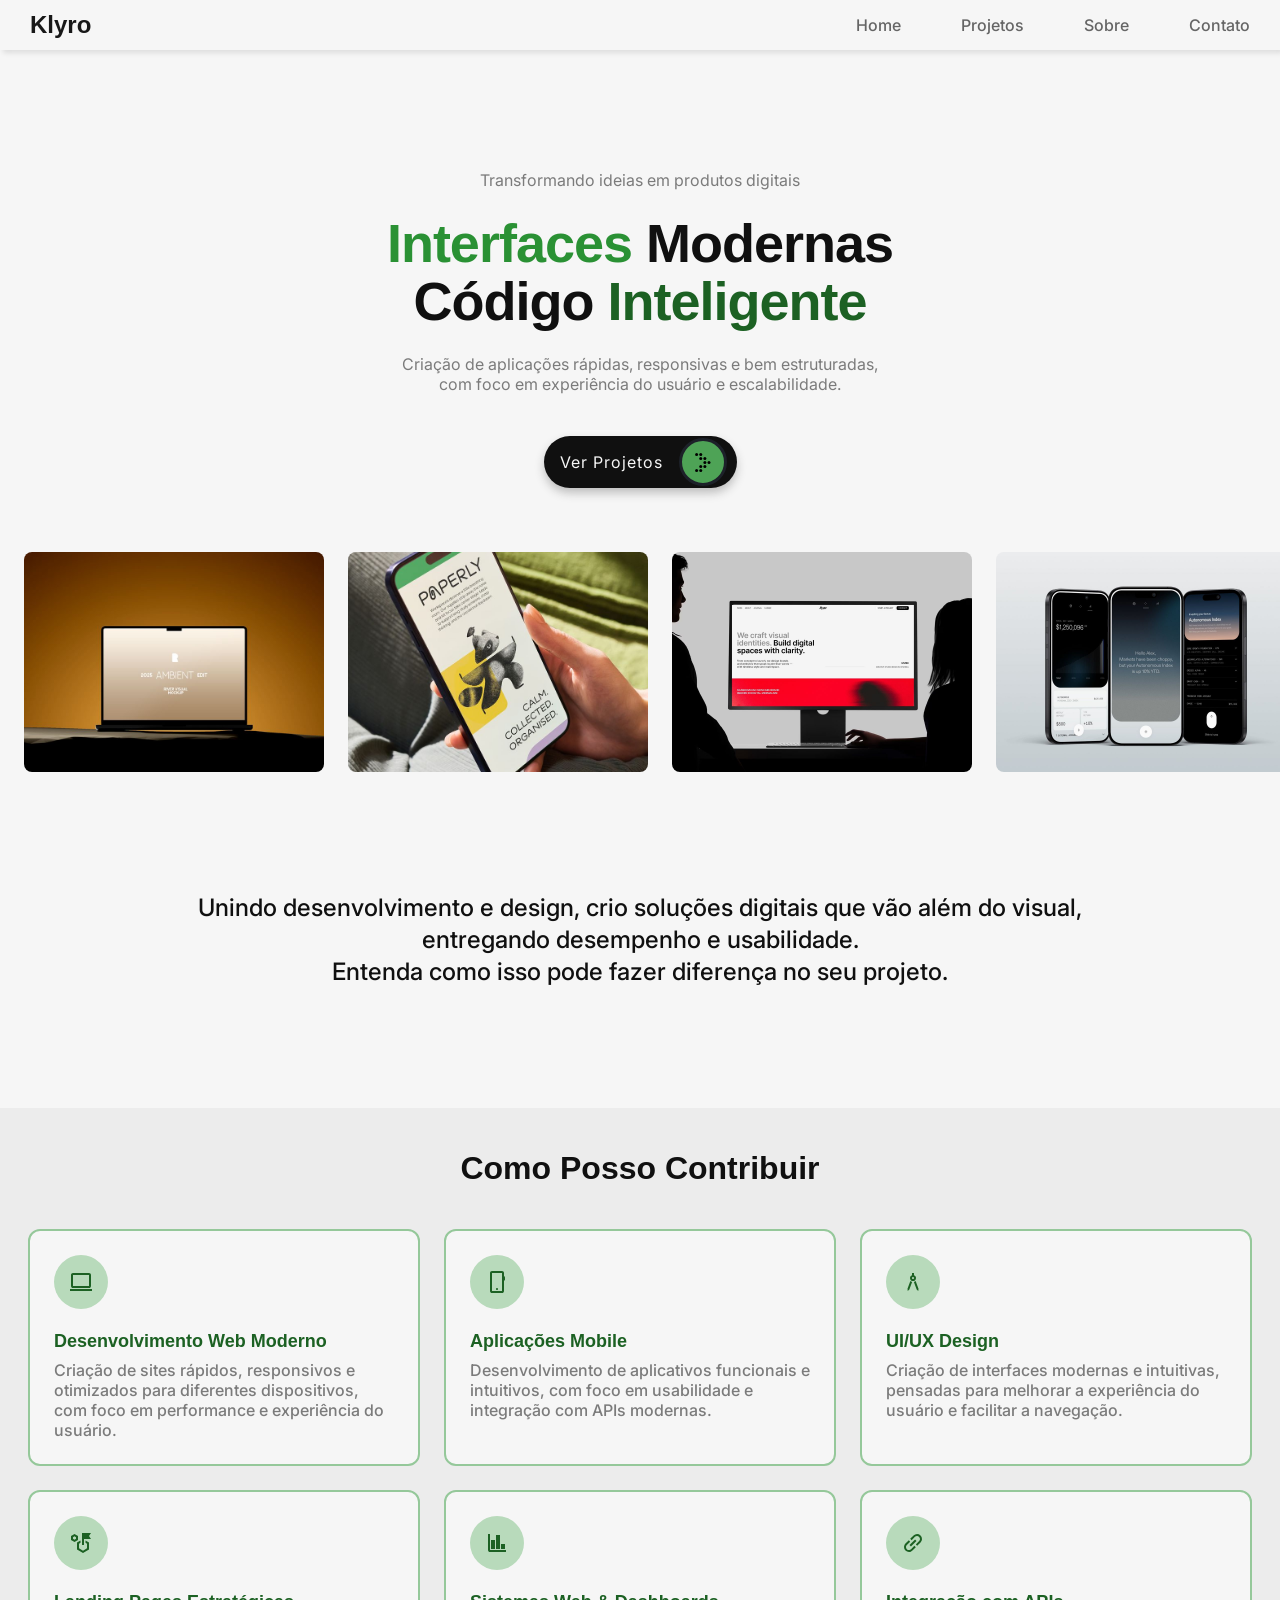
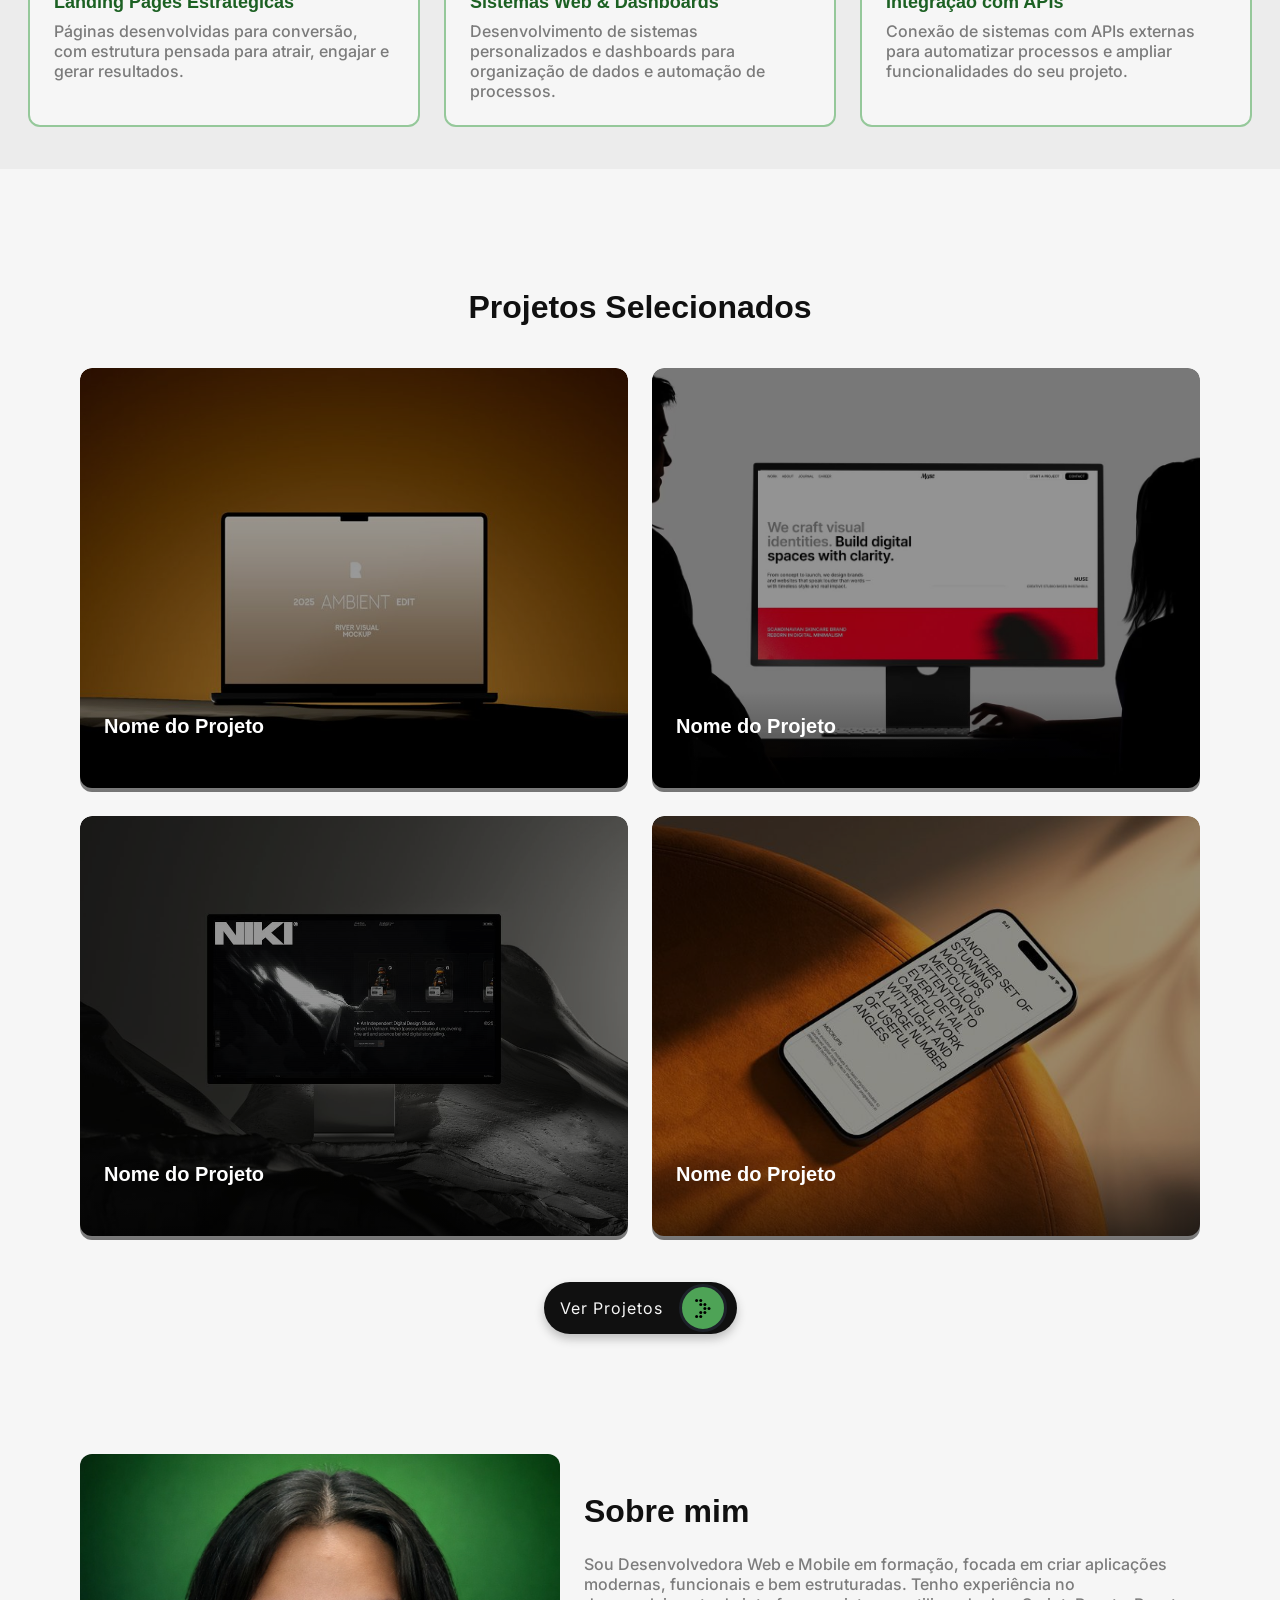
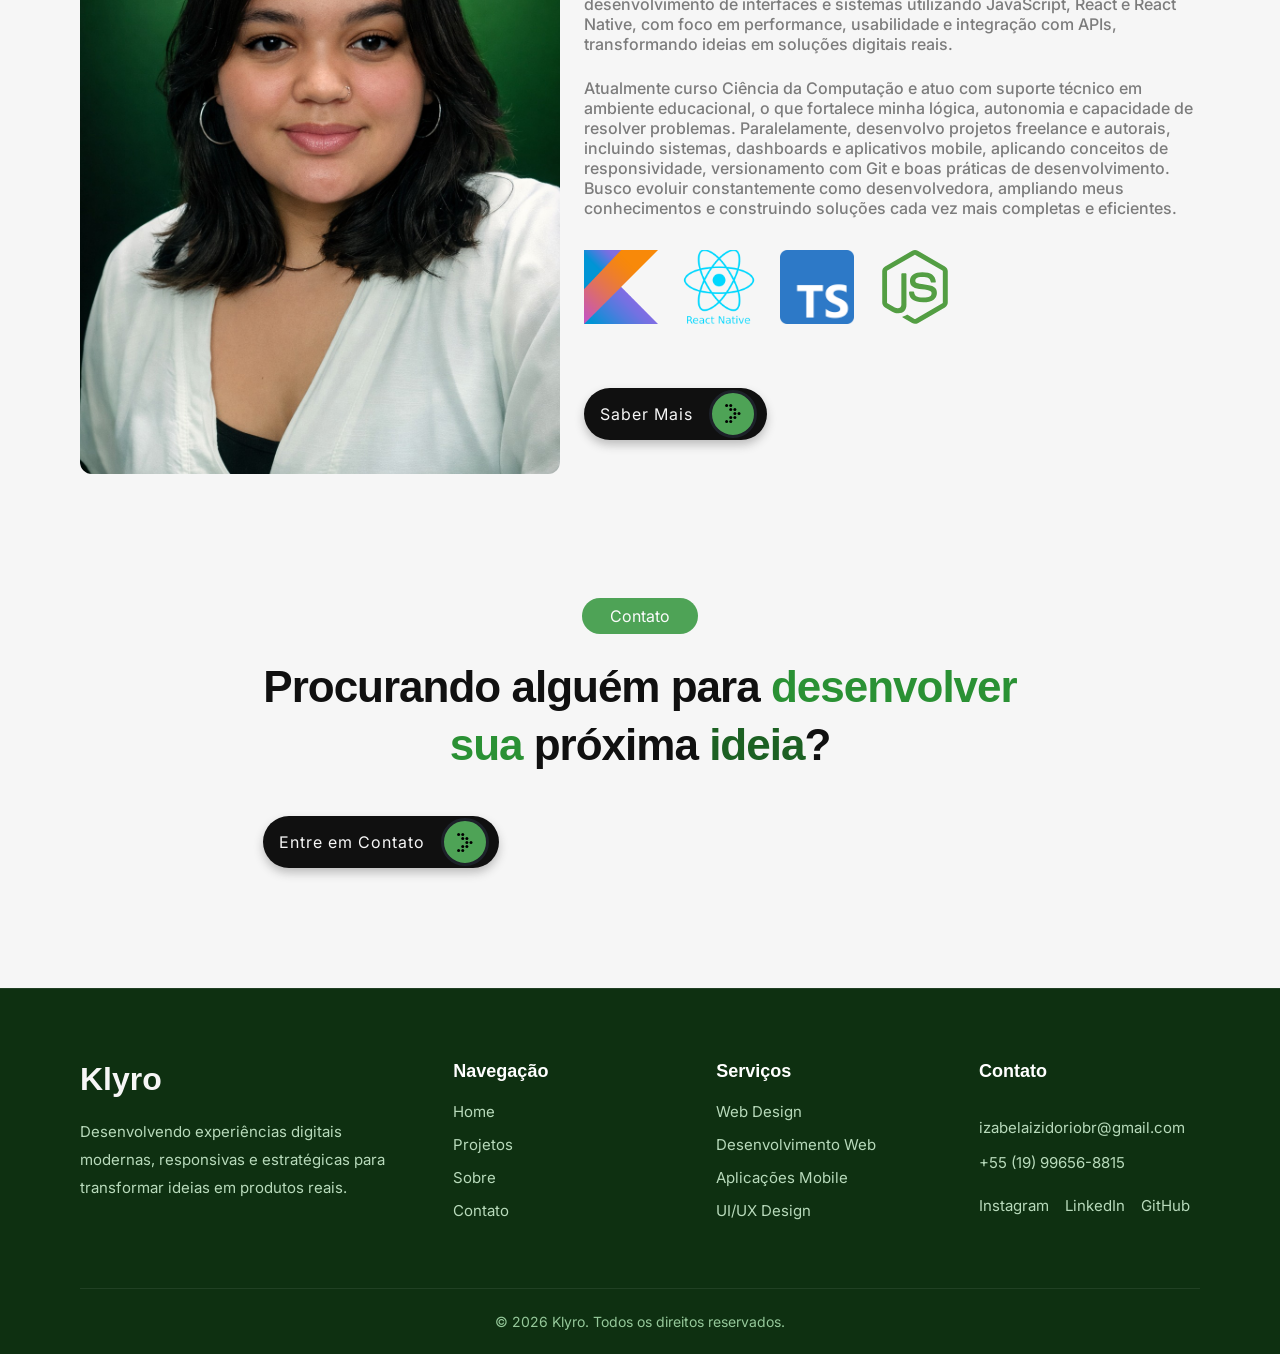
<file: index.html>
<!DOCTYPE html>
<html lang="PT-BR">

<head>
    <meta charset="UTF-8">
    <meta name="viewport" content="width=device-width, initial-scale=1.0">
    <link rel="preconnect" href="https://fonts.googleapis.com">
    <link rel="preconnect" href="https://fonts.gstatic.com" crossorigin>
    <link rel="shortcut icon" href="./imagens/global/icone_geral.svg" type="image/x-icon">
    <link
        href="https://fonts.googleapis.com/css2?family=Inter:ital,opsz,wght@0,14..32,100..900;1,14..32,100..900&amily=Outfit:wght@100..900&display=swap"
        rel="stylesheet">
    <link rel="stylesheet" href="style.css">
    <title>Klyro - Home</title>
</head>

<body>
    <!--NAVBAR-->
    <nav>
        <!-- SIDEBAR -->
        <ul class="sidebar">
            <li onclick="hideSidebar()"><a href="#">✖</a></li>
            <li class="logo"><a href="/index.html">Klyro</a></li>
            <li><a href="/index.html">Home</a></li>
            <li><a href="/pages/projects.html">Projetos</a></li>
            <li><a href="/pages/about.html">Sobre</a></li>
            <li><a href="/pages/contact.html">Contato</a></li>
        </ul>

        <!-- NAV NORMAL -->
        <ul>
            <li class="logo"><a href="index.html">Klyro</a></li>
            <li class="hideOnMobile"><a href="/index.html">Home</a></li>
            <li class="hideOnMobile"><a href="/pages/projects.html">Projetos</a></li>
            <li class="hideOnMobile"><a href="/pages/about.html">Sobre</a></li>
            <li class="hideOnMobile"><a href="/pages/contact.html">Contato</a></li>
            <li class="menu-button" onclick="showSidebar()">
                <a href="#" class="menuburger">☰</a>
            </li>
        </ul>
    </nav>

    <!--HERO SECTION-->
    <section class="hero">
        <div class="hero_section">
            <div class="herotxt">
                <h3 class="cor-7">Transformando ideias em produtos digitais</h3>
                <h1 class="cor-15"><span class="cor-p5">Interfaces</span> Modernas<br>
                    Código <span class="cor-p7">Inteligente</span></h1>
                <p class="cor-7">Criação de aplicações rápidas, responsivas e bem estruturadas, <br> com foco em
                    experiência
                    do usuário e
                    escalabilidade.</p>
            </div>

            <div class="hero_btn">
                <div class="hero_btn">
                    <a href="/pages/projects.html" class="Btn-Container">
                        <span class="text">Ver Projetos</span>

                        <span class="icon-Container">
                            <svg width="16" height="19" viewBox="0 0 16 19" fill="none"
                                xmlns="http://www.w3.org/2000/svg">

                                <circle cx="1.61321" cy="1.61321" r="1.5" fill="black"></circle>
                                <circle cx="5.73583" cy="1.61321" r="1.5" fill="black"></circle>
                                <circle cx="5.73583" cy="5.5566" r="1.5" fill="black"></circle>
                                <circle cx="9.85851" cy="5.5566" r="1.5" fill="black"></circle>
                                <circle cx="9.85851" cy="9.5" r="1.5" fill="black"></circle>
                                <circle cx="13.9811" cy="9.5" r="1.5" fill="black"></circle>
                                <circle cx="5.73583" cy="13.4434" r="1.5" fill="black"></circle>
                                <circle cx="9.85851" cy="13.4434" r="1.5" fill="black"></circle>
                                <circle cx="1.61321" cy="17.3868" r="1.5" fill="black"></circle>
                                <circle cx="5.73583" cy="17.3868" r="1.5" fill="black"></circle>

                            </svg>
                        </span>
                    </a>
                </div>
            </div>

        </div>


    </section>

    <!--INFINITE CAROUSEL IMAGENS-->
    <div class="carousel">
        <div class="track">
            <div class="group">
                <div class="card"><img src="./imagens/Base_Home_efects/txt01.jpg"></div>
                <div class="card"><img src="./imagens/Base_Home_efects/text04.jpg"></div>
                <div class="card"><img src="./imagens/Base_Home_efects/txt02.jpg"></div>
                <div class="card"><img src="./imagens/Base_Home_efects/txt05.jpg"></div>
                <div class="card"><img src="./imagens/Base_Home_efects/txt03.jpg"></div>
                <div class="card"><img src="./imagens/Base_Home_efects/txt06.jpg"></div>
            </div>

            <!-- DUPLICADO -->
            <div class="group">
                <div class="card"><img src="./imagens/Base_Home_efects/txt01.jpg"></div>
                <div class="card"><img src="./imagens/Base_Home_efects/text04.jpg"></div>
                <div class="card"><img src="./imagens/Base_Home_efects/txt02.jpg"></div>
                <div class="card"><img src="./imagens/Base_Home_efects/txt05.jpg"></div>
                <div class="card"><img src="./imagens/Base_Home_efects/txt03.jpg"></div>
                <div class="card"><img src="./imagens/Base_Home_efects/txt06.jpg"></div>
            </div>
        </div>
    </div>

    <!--CTA-->
    <section class="scroll-reveal">
        <p class="reveal-text">
            <span class="line cor-15">Unindo desenvolvimento e design, crio soluções digitais que vão além do visual,
                <br> entregando desempenho e usabilidade.</span>
            <span class="line cor-15">Entenda como isso pode fazer diferença no seu projeto.</span>
        </p>
    </section>

    <!--SERVIÇOS-->
    <section class="servicos">
        <div class="servicos_section">
            <div class="servicos_txt">
                <h1 class="cor-15">Como Posso Contribuir</h1>
            </div>
            <div class="servicos_sc_cards">
                <div class="serv_cards">
                    <div class="icone_card"><img src="./imagens/global/computer.svg" alt="Computer icon"></div>
                    <div class="cardtxt">
                        <h2 class="cor-p7">Desenvolvimento Web Moderno</h2>
                        <p class="cor-7">Criação de sites rápidos, responsivos e otimizados para diferentes
                            dispositivos, com foco em
                            performance e experiência do usuário.</p>
                    </div>
                </div>

                <div class="serv_cards">
                    <div class="icone_card"><img src="./imagens/global/mobile_phone.svg" alt="Mobile Phone"></div>
                    <div class="cardtxt">
                        <h2 class="cor-p7">Aplicações Mobile</h2>
                        <p class="cor-7">Desenvolvimento de aplicativos funcionais e intuitivos, com foco em usabilidade
                            e integração
                            com APIs modernas.</p>
                    </div>
                </div>

                <div class="serv_cards">
                    <div class="icone_card"><img
                            src="./imagens/global/architecture_24dp_1C6123_FILL0_wght400_GRAD0_opsz24.svg"
                            alt="Architecture"></div>
                    <div class="cardtxt">
                        <h2 class="cor-p7">UI/UX Design</h2>
                        <p class="cor-7">Criação de interfaces modernas e intuitivas, pensadas para melhorar a
                            experiência do usuário
                            e facilitar a navegação.</p>
                    </div>
                </div>

                <div class="serv_cards">
                    <div class="icone_card"><img src="./imagens/global/strategy.svg" alt="Strategy"></div>
                    <div class="cardtxt">
                        <h2 class="cor-p7">Landing Pages Estratégicas</h2>
                        <p class="cor-7">Páginas desenvolvidas para conversão, com estrutura pensada para atrair,
                            engajar e gerar
                            resultados.</p>
                    </div>
                </div>

                <div class="serv_cards">
                    <div class="icone_card"><img src="./imagens/global/finance bars.svg" alt="Strategy"></div>
                    <div class="cardtxt">
                        <h2 class="cor-p7">Sistemas Web & Dashboards</h2>
                        <p class="cor-7">Desenvolvimento de sistemas personalizados e dashboards para organização de
                            dados e automação
                            de processos.</p>
                    </div>
                </div>

                <div class="serv_cards">
                    <div class="icone_card"><img src="./imagens/global/link.svg" alt="Strategy"></div>
                    <div class="cardtxt">
                        <h2 class="cor-p7">Integração com APIs</h2>
                        <p class="cor-7">Conexão de sistemas com APIs externas para automatizar processos e ampliar
                            funcionalidades do
                            seu projeto.</p>
                    </div>
                </div>
            </div>
        </div>
    </section>

    <!--PEOJETOS SELECIONADOS-->
    <section class="projcts_section">
        <div class="projects_sc">
            <div class="projs_txt">
                <h1 class="cor-15">Projetos Selecionados</h1>
            </div>

            <div class="projects_cards">
                <div class="cards_projs_sc">
                    <a href="#">
                        <img src="./imagens/Base_Home_efects/txt01.jpg" alt="">
                        <div class="card_proj_cont">
                            <h2 class="cor-15">Nome do Projeto</h2>
                            <p class="cor-7">Lorem ipsum dolor sit amet consectetur adipiscing elit. Dolor sit amet
                                consectetur
                                adipiscing elit quisque faucibus</p>
                            <div class="Card_class"> <span class="cor-p7">Web Design</span>
                                <span class="cor-p7">Ecommerce</span>
                            </div>
                        </div>
                    </a>
                </div>

                <div class="cards_projs_sc">
                    <a href="#">
                        <img src="./imagens/Base_Home_efects/txt02.jpg" alt="">
                        <div class="card_proj_cont">
                            <h2 class="cor-15">Nome do Projeto</h2>
                            <p class="cor-7">Lorem ipsum dolor sit amet consectetur adipiscing elit. Dolor sit amet
                                consectetur
                                adipiscing elit quisque faucibus</p>
                            <div class="Card_class"> <span class="cor-p7">Web Design</span>
                                <span class="cor-p7">Ecommerce</span>
                            </div>
                        </div>
                    </a>
                </div>

                <div class="cards_projs_sc">
                    <a href="#">
                        <img src="./imagens/Base_Home_efects/txt03.jpg" alt="">
                        <div class="card_proj_cont">
                            <h2 class="cor-15">Nome do Projeto</h2>
                            <p class="cor-7">Lorem ipsum dolor sit amet consectetur adipiscing elit. Dolor sit amet
                                consectetur
                                adipiscing elit quisque faucibus</p>
                            <div class="Card_class"> <span class="cor-p7">Web Design</span>
                                <span class="cor-p7">Ecommerce</span>
                            </div>
                        </div>
                    </a>
                </div>

                <div class="cards_projs_sc">
                    <a href="#">
                        <img src="./imagens/Base_Home_efects//txt06.jpg" alt="">
                        <div class="card_proj_cont">
                            <h2 class="cor-15">Nome do Projeto</h2>
                            <p class="cor-7">Lorem ipsum dolor sit amet consectetur adipiscing elit. Dolor sit amet
                                consectetur
                                adipiscing elit quisque faucibus</p>
                            <div class="Card_class"> <span class="cor-p7">Web Design</span>
                                <span class="cor-p7">Ecommerce</span>
                            </div>
                        </div>
                    </a>

                </div>
            </div>
        </div>
        <div class="geral_btn">
            <a href="/pages/projects.html" class="Btn-Container">
                <span class="text">Ver Projetos</span>

                <span class="icon-Container">
                    <svg width="16" height="19" viewBox="0 0 16 19" fill="none" xmlns="http://www.w3.org/2000/svg">

                        <circle cx="1.61321" cy="1.61321" r="1.5" fill="black"></circle>
                        <circle cx="5.73583" cy="1.61321" r="1.5" fill="black"></circle>
                        <circle cx="5.73583" cy="5.5566" r="1.5" fill="black"></circle>
                        <circle cx="9.85851" cy="5.5566" r="1.5" fill="black"></circle>
                        <circle cx="9.85851" cy="9.5" r="1.5" fill="black"></circle>
                        <circle cx="13.9811" cy="9.5" r="1.5" fill="black"></circle>
                        <circle cx="5.73583" cy="13.4434" r="1.5" fill="black"></circle>
                        <circle cx="9.85851" cy="13.4434" r="1.5" fill="black"></circle>
                        <circle cx="1.61321" cy="17.3868" r="1.5" fill="black"></circle>
                        <circle cx="5.73583" cy="17.3868" r="1.5" fill="black"></circle>

                    </svg>
                </span>
            </a>
        </div>
    </section>

    <!--SOBRE MIM-->
    <section class="about">
        <div class="sobre_section">
            <div class="profile_img">
                <img src="./imagens/Base_Home_efects/sobre_img/profile_img.jpeg" alt="">
            </div>

            <div class="sobre_conteudo">
                <div class="sobre_txt">
                    <h1>Sobre mim</h1>
                    <p>Sou Desenvolvedora Web e Mobile em formação, focada em criar aplicações modernas, funcionais e
                        bem estruturadas. Tenho experiência no desenvolvimento de interfaces e sistemas utilizando
                        JavaScript, React e React Native, com foco em performance, usabilidade e integração com APIs,
                        transformando ideias em soluções digitais reais.</p>
                    <p>Atualmente curso Ciência da Computação e atuo com suporte técnico em ambiente educacional, o que
                        fortalece minha lógica, autonomia e capacidade de resolver problemas. Paralelamente, desenvolvo
                        projetos freelance e autorais, incluindo sistemas, dashboards e aplicativos mobile, aplicando
                        conceitos de responsividade, versionamento com Git e boas práticas de desenvolvimento. Busco
                        evoluir constantemente como desenvolvedora, ampliando meus conhecimentos e construindo soluções
                        cada vez mais completas e eficientes.</p>
                </div>

                <div class="sobre_dev">
                    <img src="/imagens/Base_Home_efects/sobre_img/Kotlin_Icon.png" alt="">
                    <img src="./imagens/Base_Home_efects/sobre_img/reactNative.png" alt="">
                    <img src="./imagens/Base_Home_efects/sobre_img/Typescript_logo_2020.svg.png" alt="">
                    <img src="./imagens/Base_Home_efects/sobre_img/nodejs-icon.svg" alt="">
                </div>

                <div class="center-geral-btn">
                    <div class="geral_btn">
                        <a href="./pages/about.html" class="Btn-Container">
                            <span class="text">Saber Mais</span>

                            <span class="icon-Container">
                                <svg width="16" height="19" viewBox="0 0 16 19" fill="none"
                                    xmlns="http://www.w3.org/2000/svg">

                                    <circle cx="1.61321" cy="1.61321" r="1.5" fill="black"></circle>
                                    <circle cx="5.73583" cy="1.61321" r="1.5" fill="black"></circle>
                                    <circle cx="5.73583" cy="5.5566" r="1.5" fill="black"></circle>
                                    <circle cx="9.85851" cy="5.5566" r="1.5" fill="black"></circle>
                                    <circle cx="9.85851" cy="9.5" r="1.5" fill="black"></circle>
                                    <circle cx="13.9811" cy="9.5" r="1.5" fill="black"></circle>
                                    <circle cx="5.73583" cy="13.4434" r="1.5" fill="black"></circle>
                                    <circle cx="9.85851" cy="13.4434" r="1.5" fill="black"></circle>
                                    <circle cx="1.61321" cy="17.3868" r="1.5" fill="black"></circle>
                                    <circle cx="5.73583" cy="17.3868" r="1.5" fill="black"></circle>

                                </svg>
                            </span>
                        </a>
                    </div>
                </div>
            </div>
        </div>
    </section>

    <!--CONTATO-->
    <section class="contact">
        <div class="contact-section">
            <div class="contact-txt">
                <h3 class="cor-1">Contato</h3>
                <h1 class="cor-15">Procurando alguém para <span class="cor-p5">desenvolver <br>sua</span> próxima
                    <span class="cor-p7">ideia</span>?<br>
            </div>
            <div class="geral_btn">
                <a href="/pages/contact.html" class="Btn-Container">
                    <span class="text">Entre em Contato</span>

                    <span class="icon-Container">
                        <svg width="16" height="19" viewBox="0 0 16 19" fill="none" xmlns="http://www.w3.org/2000/svg">

                            <circle cx="1.61321" cy="1.61321" r="1.5" fill="black"></circle>
                            <circle cx="5.73583" cy="1.61321" r="1.5" fill="black"></circle>
                            <circle cx="5.73583" cy="5.5566" r="1.5" fill="black"></circle>
                            <circle cx="9.85851" cy="5.5566" r="1.5" fill="black"></circle>
                            <circle cx="9.85851" cy="9.5" r="1.5" fill="black"></circle>
                            <circle cx="13.9811" cy="9.5" r="1.5" fill="black"></circle>
                            <circle cx="5.73583" cy="13.4434" r="1.5" fill="black"></circle>
                            <circle cx="9.85851" cy="13.4434" r="1.5" fill="black"></circle>
                            <circle cx="1.61321" cy="17.3868" r="1.5" fill="black"></circle>
                            <circle cx="5.73583" cy="17.3868" r="1.5" fill="black"></circle>

                        </svg>
                    </span>
                </a>
            </div>
        </div>
    </section>

    <!--FOOTER-->
    <footer class="footer">
        <div class="footer-container">

            <!-- LOGO + DESCRIÇÃO -->
            <div class="footer-brand">
                <h2>Klyro</h2>
                <p>
                    Desenvolvendo experiências digitais modernas,
                    responsivas e estratégicas para transformar ideias
                    em produtos reais.
                </p>
            </div>

            <!-- LINKS -->
            <div class="footer-links">
                <h3>Navegação</h3>

                <ul>
                    <li><a href="/index.html">Home</a></li>
                    <li><a href="/pages/projects.html">Projetos</a></li>
                    <li><a href="/pages/about.html">Sobre</a></li>
                    <li><a href="/pages/contact.html">Contato</a></li>
                </ul>
            </div>

            <!-- SERVIÇOS -->
            <div class="footer-links">
                <h3>Serviços</h3>

                <ul>
                    <li><a href="#">Web Design</a></li>
                    <li><a href="#">Desenvolvimento Web</a></li>
                    <li><a href="#">Aplicações Mobile</a></li>
                    <li><a href="#">UI/UX Design</a></li>
                </ul>
            </div>

            <!-- CONTATO -->
            <div class="footer-contact">
                <h3>Contato</h3>

                <a href="mailto:izabelaizidoriobr@gmail.com">
                    izabelaizidoriobr@gmail.com
                </a>

                <a href="https://wa.me/5519996568815">
                    +55 (19) 99656-8815
                </a>

                <div class="footer-socials">
                    <a href="https://www.instagram.com/izabela_works/">Instagram</a>
                    <a href="https://www.linkedin.com/in/izabela-izidorio/">LinkedIn</a>
                    <a href="https://github.com/izabelaizidoriobr">GitHub</a>
                </div>
            </div>

        </div>

        <!-- COPYRIGHT -->
        <div class="footer-bottom">
            <p>© 2026 Klyro. Todos os direitos reservados.</p>
        </div>
    </footer>

    <script>
        /* =========================
           SIDEBAR
        ========================= */
        function showSidebar() {
            document.querySelector('.sidebar').style.display = 'flex';
        }

        function hideSidebar() {
            document.querySelector('.sidebar').style.display = 'none';
        }

        document.addEventListener('click', function (event) {
            const sidebar = document.querySelector('.sidebar');
            const menuBtn = document.querySelector('.menu-button');

            if (!sidebar.contains(event.target) && !menuBtn.contains(event.target)) {
                sidebar.style.display = 'none';
            }
        });


        /* =========================
           REVEAL 3 LINHAS (CORRETO)
        ========================= */

        const lines = document.querySelectorAll(".line");

        const observer = new IntersectionObserver((entries) => {
            entries.forEach(entry => {
                if (entry.isIntersecting) {

                    lines.forEach((line, index) => {
                        setTimeout(() => {
                            line.classList.add("show");
                        }, index * 400); // tempo entre linhas
                    });

                }
            });
        }, { threshold: 0.6 });

        observer.observe(document.querySelector(".scroll-reveal"));
    </script>

</body>

</html>
</file>
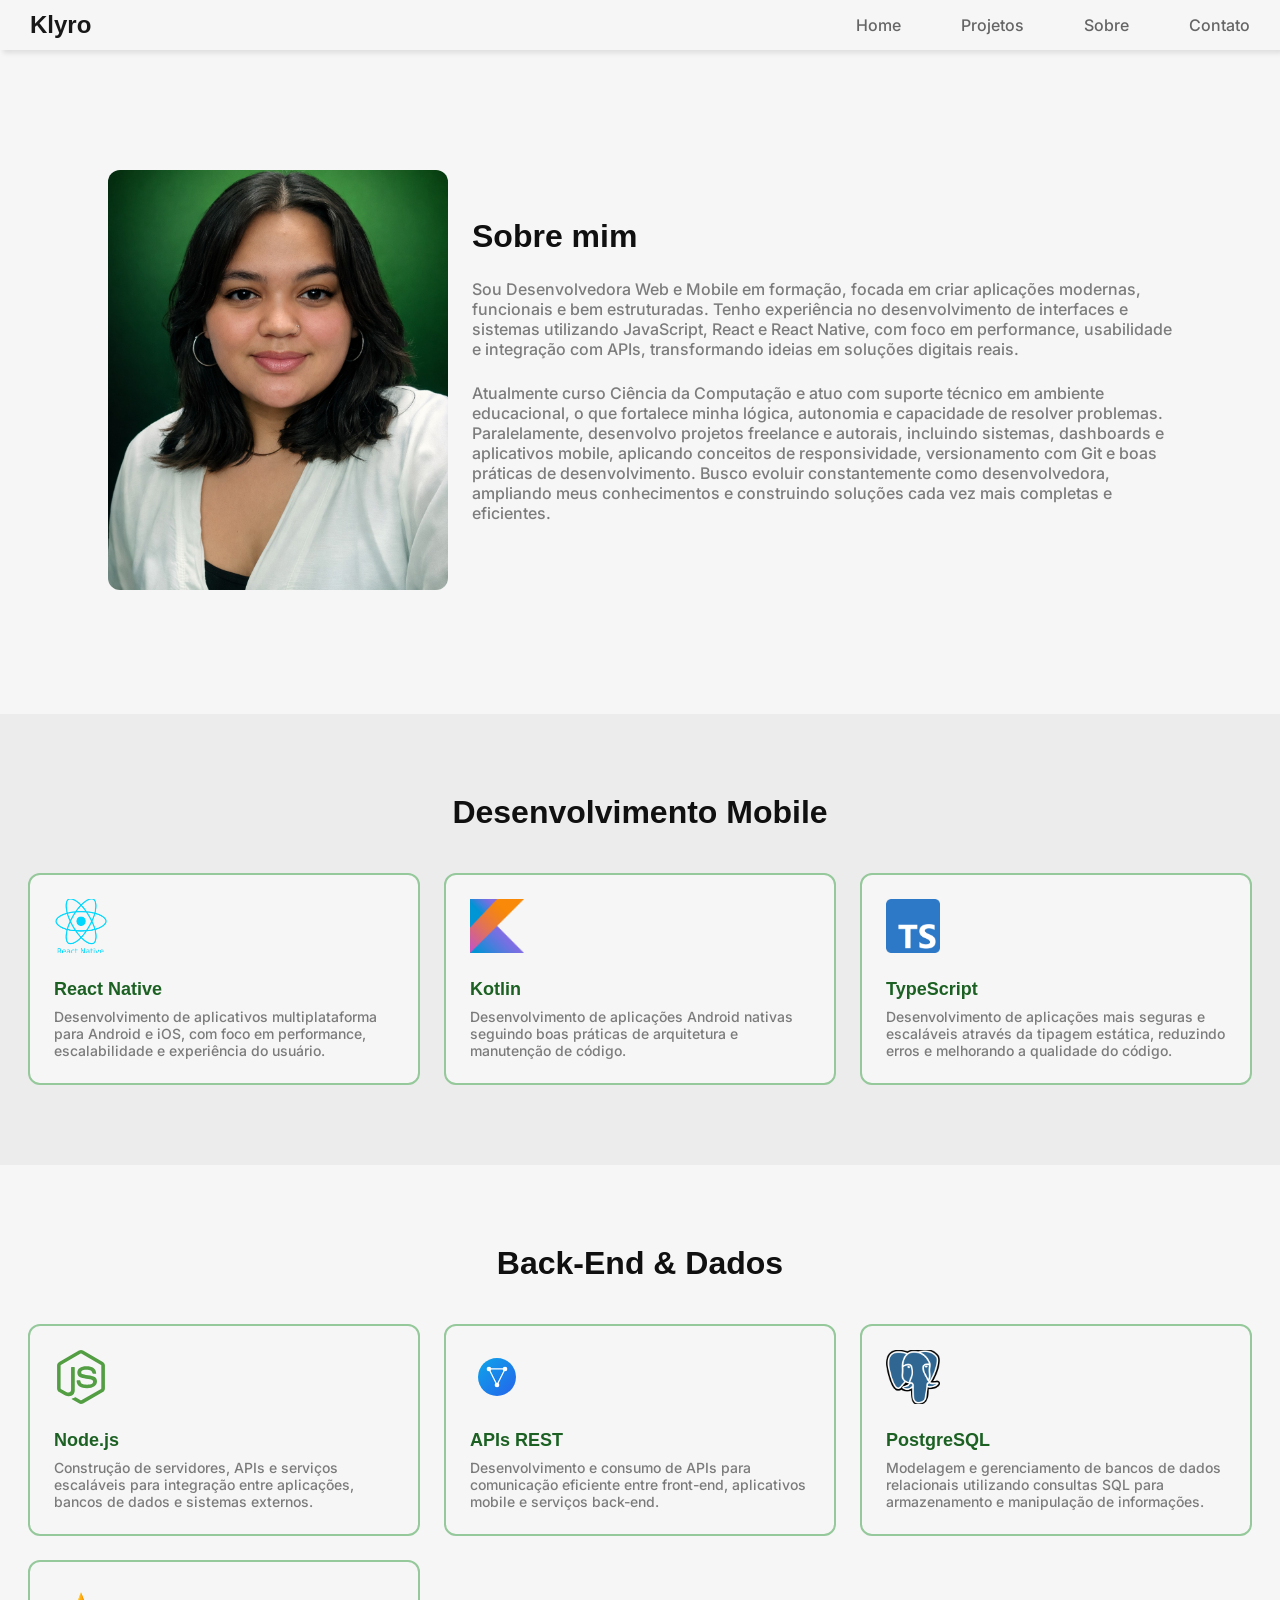
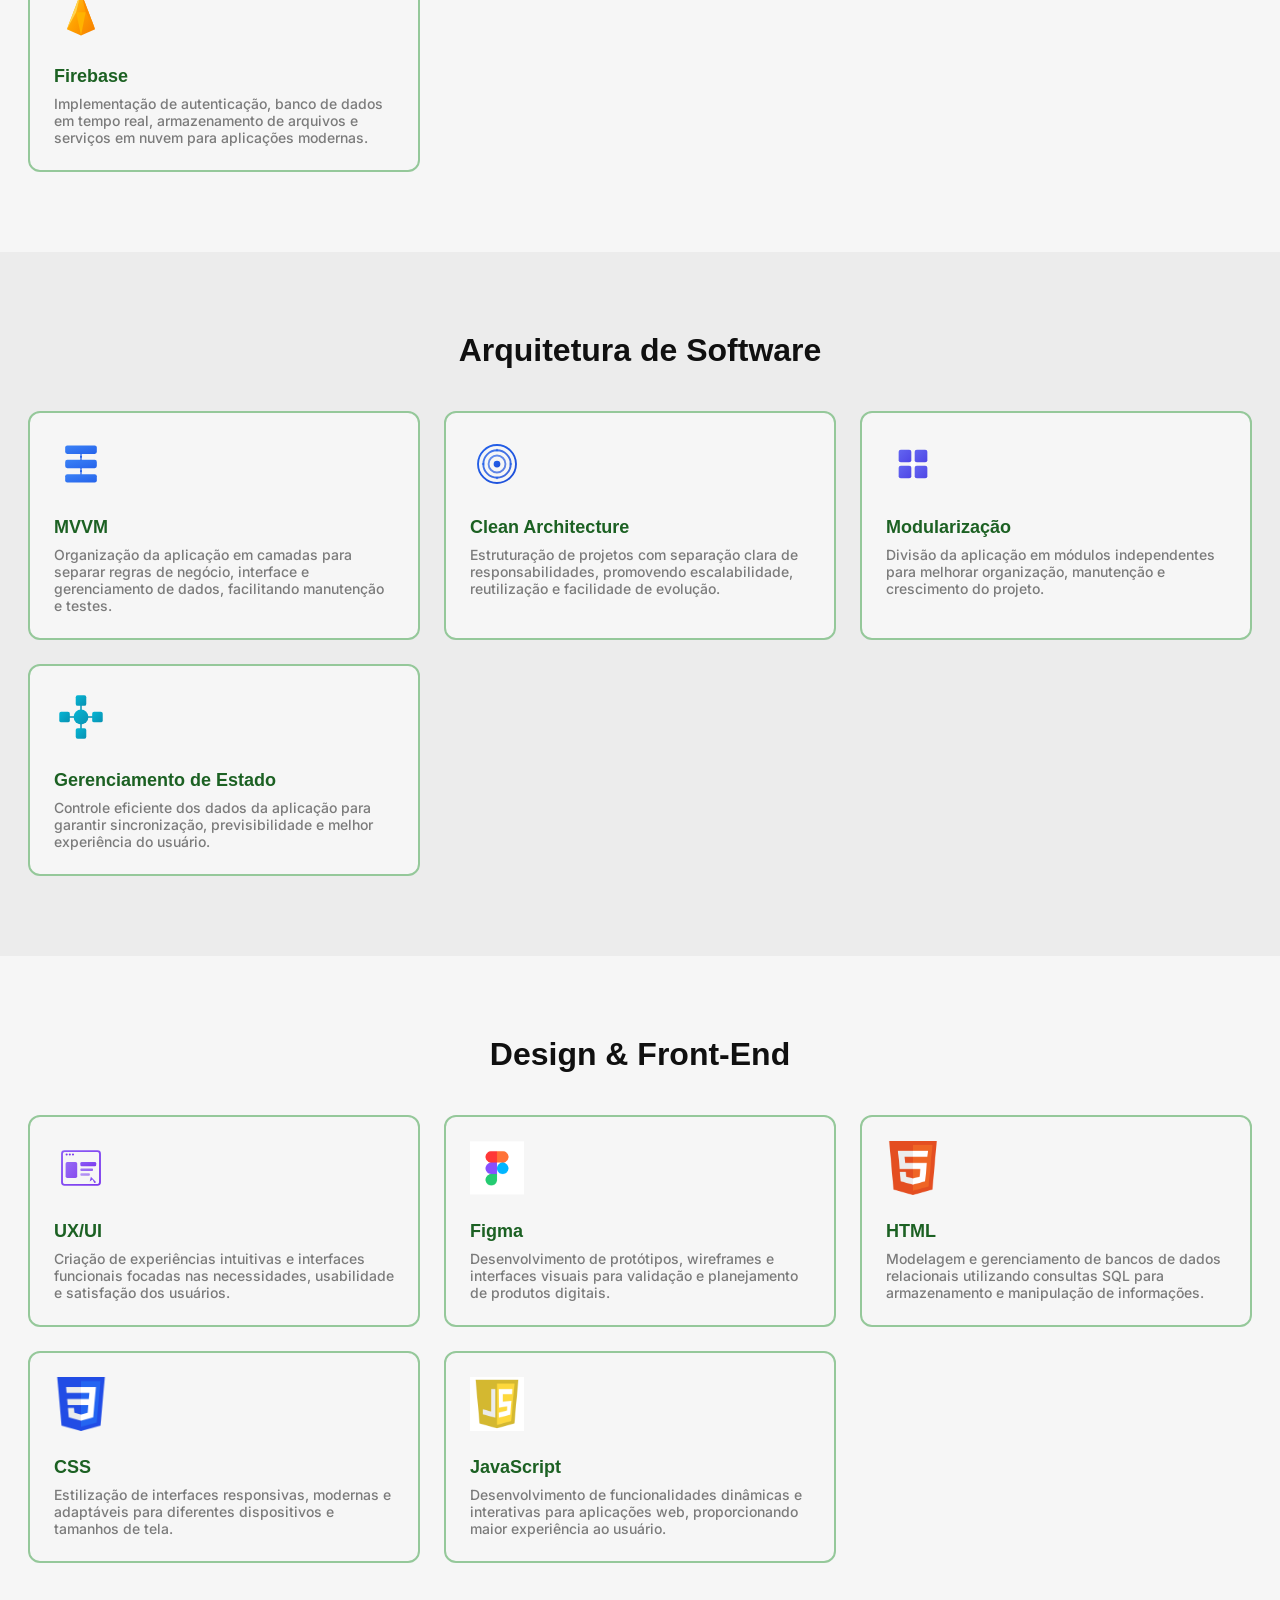
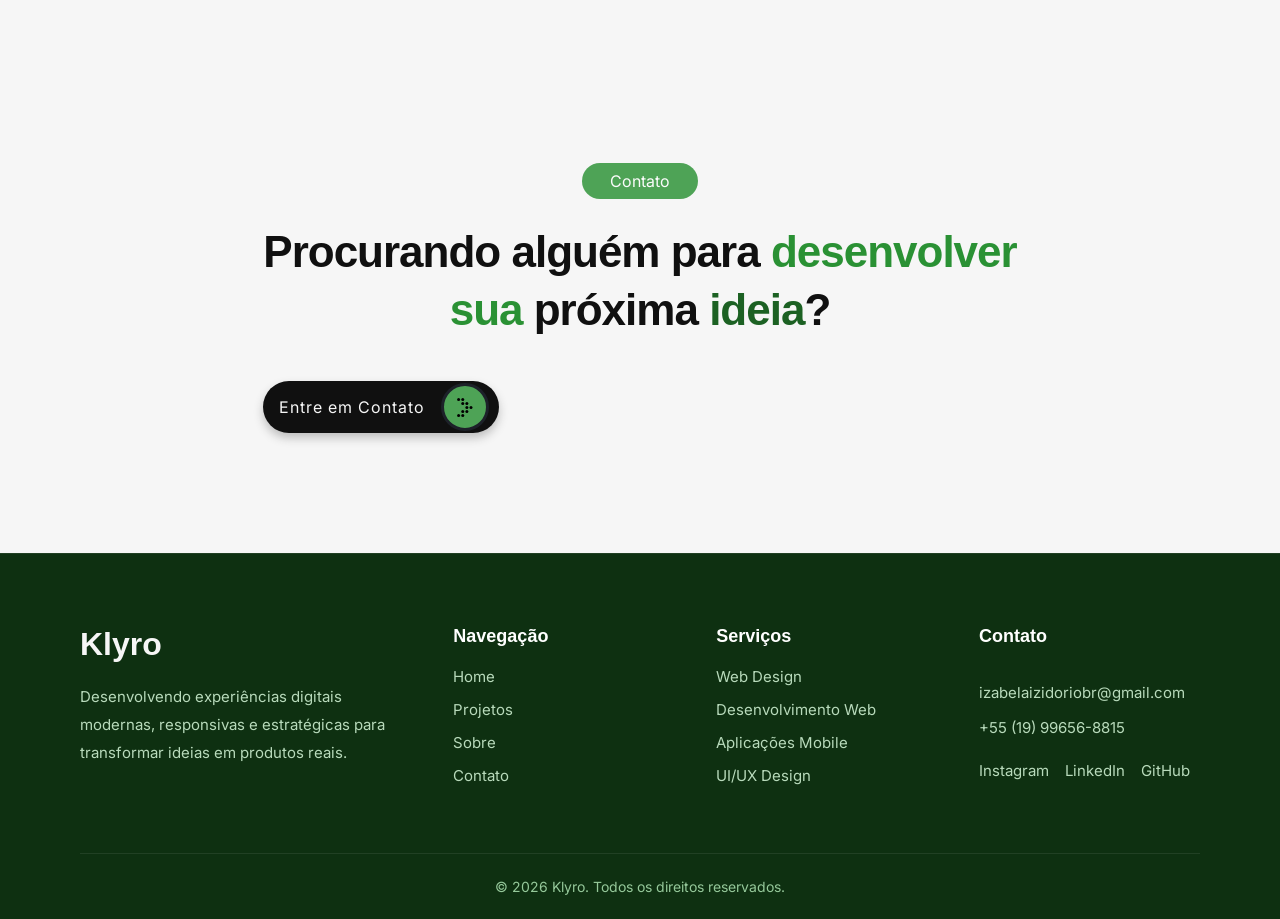
<file: pages/about.html>
<!DOCTYPE html>
<html lang="PT-BR">

<head>
    <meta charset="UTF-8">
    <meta name="viewport" content="width=device-width, initial-scale=1.0">
    <link rel="preconnect" href="https://fonts.googleapis.com">
    <link rel="preconnect" href="https://fonts.gstatic.com" crossorigin>
    <link rel="shortcut icon" href="./imagens/global/icone_geral.svg" type="image/x-icon">
    <link
        href="https://fonts.googleapis.com/css2?family=Inter:ital,opsz,wght@0,14..32,100..900;1,14..32,100..900&amily=Outfit:wght@100..900&display=swap"
        rel="stylesheet">
    <link rel="stylesheet" href="/style.css">
    <title>Klyro - Sobre</title>
</head>

<body>
    <!--NAVBAR-->
    <nav>
        <!-- SIDEBAR -->
        <ul class="sidebar">
            <li onclick="hideSidebar()"><a href="#">✖</a></li>
            <li class="logo"><a href="#">Klyro</a></li>
            <li><a href="/index.html">Home</a></li>
            <li><a href="/pages/projects.html">Projetos</a></li>
            <li><a href="/pages/about.html">Sobre</a></li>
            <li><a href="/pages/contact.html">Contato</a></li>
        </ul>

        <!-- NAV NORMAL -->
        <ul>
            <li class="logo"><a href="#">Klyro</a></li>
            <li class="hideOnMobile"><a href="/index.html">Home</a></li>
            <li class="hideOnMobile"><a href="/pages/projects.html">Projetos</a></li>
            <li class="hideOnMobile"><a href="/pages/about.html">Sobre</a></li>
            <li class="hideOnMobile"><a href="/pages/contact.html">Contato</a></li>
            <li class="menu-button" onclick="showSidebar()">
                <a href="#" class="menuburger">☰</a>
            </li>
        </ul>
    </nav>

    <div class="about-pg">
        <div class="about_section">
            <div class="profile_img-sb">
                <img src="/imagens/Base_Home_efects/sobre_img/profile_img.jpeg" alt="">
            </div>
            <div class="about_conteudo">
                <div class="sobre_txt">
                    <h1>Sobre mim</h1>
                    <p>Sou Desenvolvedora Web e Mobile em formação, focada em criar aplicações modernas, funcionais e
                        bem estruturadas. Tenho experiência no desenvolvimento de interfaces e sistemas utilizando
                        JavaScript, React e React Native, com foco em performance, usabilidade e integração com APIs,
                        transformando ideias em soluções digitais reais.</p>

                    <p>Atualmente curso Ciência da Computação e atuo com suporte técnico em ambiente educacional, o que
                        fortalece minha lógica, autonomia e capacidade de resolver problemas. Paralelamente, desenvolvo
                        projetos freelance e autorais, incluindo sistemas, dashboards e aplicativos mobile, aplicando
                        conceitos de responsividade, versionamento com Git e boas práticas de desenvolvimento. Busco
                        evoluir constantemente como desenvolvedora, ampliando meus conhecimentos e construindo soluções
                        cada vez mais completas e eficientes.</p>
                </div>
            </div>
        </div>
    </div>

    <div class="skills">

        <!--MOBILE-->
        <div class="skills-section">
            <h1 class="cor-15">Desenvolvimento Mobile</h1>
            <div class="cards-skl">

                <div class="skkils-sc-cards">
                    <img src="/imagens/Base_Home_efects/sobre_img/reactNative.png" alt="">

                    <h3 class="cor-p7">React Native</h3>
                    <p class="cor-7">Desenvolvimento de aplicativos multiplataforma para Android e iOS, com foco em
                        performance,
                        escalabilidade e experiência do usuário.</p>
                </div>

                <div class="skkils-sc-cards">
                    <img src="/imagens/Base_Home_efects/sobre_img/Kotlin_Icon.png" alt="">

                    <h3 class="cor-p7">Kotlin</h3>
                    <p class="cor-7">Desenvolvimento de aplicações Android nativas seguindo boas práticas de arquitetura
                        e manutenção
                        de código.</p>
                </div>

                <div class="skkils-sc-cards">
                    <img src="/imagens/Base_Home_efects/sobre_img/Typescript_logo_2020.svg.png" alt="">

                    <h3 class="cor-p7">TypeScript</h3>
                    <p class="cor-7">Desenvolvimento de aplicações mais seguras e escaláveis através da tipagem
                        estática, reduzindo
                        erros e melhorando a qualidade do código.</p>
                </div>

            </div>
        </div>

        <!--BACKEND E DADOS-->
        <div class="skills-section-t2">
            <h1 class="cor-15">Back-End & Dados</h1>
            <div class="cards-skl">

                <div class="skkils-sc-cards">
                    <img src="/imagens/Base_Home_efects/sobre_img/nodejs-icon.svg" alt="">

                    <h3 class="cor-p7">Node.js</h3>
                    <p class="cor-7">Construção de servidores, APIs e serviços escaláveis para integração entre
                        aplicações, bancos de dados e sistemas externos.</p>
                </div>

                <div class="skkils-sc-cards">
                    <img src="/imagens/Base_Home_efects/sobre_img/APisRst.svg" alt="">

                    <h3 class="cor-p7">APIs REST</h3>
                    <p class="cor-7">Desenvolvimento e consumo de APIs para comunicação eficiente entre front-end,
                        aplicativos mobile e serviços back-end.</p>
                </div>

                <div class="skkils-sc-cards">
                    <img src="/imagens/Base_Home_efects/sobre_img/postgre.png" alt="">

                    <h3 class="cor-p7">PostgreSQL</h3>
                    <p class="cor-7">Modelagem e gerenciamento de bancos de dados relacionais utilizando consultas SQL
                        para armazenamento e manipulação de informações.</p>
                </div>

                <div class="skkils-sc-cards">
                    <img src="/imagens/Base_Home_efects/sobre_img/FireBase.svg" alt="">

                    <h3 class="cor-p7">Firebase</h3>
                    <p class="cor-7">Implementação de autenticação, banco de dados em tempo real, armazenamento de
                        arquivos e serviços em nuvem para aplicações modernas.</p>
                </div>

            </div>
        </div>

        <!--ARQUITETURA DE SOFTWARE-->
        <div class="skills-section">
            <h1 class="cor-15">Arquitetura de Software</h1>
            <div class="cards-skl">

                <div class="skkils-sc-cards">
                    <img src="/imagens/Base_Home_efects/sobre_img/mvvm.svg" alt="">

                    <h3 class="cor-p7">MVVM</h3>
                    <p class="cor-7">Organização da aplicação em camadas para separar regras de negócio, interface e
                        gerenciamento de dados, facilitando manutenção e testes.</p>
                </div>

                <div class="skkils-sc-cards">
                    <img src="/imagens/Base_Home_efects/sobre_img/clean archt.svg" alt="">

                    <h3 class="cor-p7">Clean Architecture</h3>
                    <p class="cor-7">Estruturação de projetos com separação clara de responsabilidades, promovendo
                        escalabilidade, reutilização e facilidade de evolução.</p>
                </div>

                <div class="skkils-sc-cards">
                    <img src="/imagens/Base_Home_efects/sobre_img/modularização.svg" alt="">

                    <h3 class="cor-p7">Modularização</h3>
                    <p class="cor-7">Divisão da aplicação em módulos independentes para melhorar organização, manutenção
                        e crescimento do projeto.</p>
                </div>

                <div class="skkils-sc-cards">
                    <img src="/imagens/Base_Home_efects/sobre_img/gerenciamentodeestado.svg" alt="">

                    <h3 class="cor-p7">Gerenciamento de Estado</h3>
                    <p class="cor-7">Controle eficiente dos dados da aplicação para garantir sincronização,
                        previsibilidade e melhor experiência do usuário.</p>
                </div>
            </div>
        </div>

        <!--DESIGN E FRONT-END-->
        <div class="skills-section-t2">
            <h1 class="cor-15">Design & Front-End</h1>
            <div class="cards-skl">

                <div class="skkils-sc-cards">
                    <img src="/imagens/Base_Home_efects/sobre_img/UXUI.svg" alt="">

                    <h3 class="cor-p7">UX/UI</h3>
                    <p class="cor-7">Criação de experiências intuitivas e interfaces funcionais focadas nas
                        necessidades, usabilidade e satisfação dos usuários.</p>
                </div>

                <div class="skkils-sc-cards">
                    <img src="/imagens/Base_Home_efects/sobre_img/figma.png" alt="">

                    <h3 class="cor-p7">Figma</h3>
                    <p class="cor-7">Desenvolvimento de protótipos, wireframes e interfaces visuais para validação e
                        planejamento de produtos digitais.</p>
                </div>

                <div class="skkils-sc-cards">
                    <img src="/imagens/Base_Home_efects/sobre_img/html.png" alt="">

                    <h3 class="cor-p7">HTML</h3>
                    <p class="cor-7">Modelagem e gerenciamento de bancos de dados relacionais utilizando consultas SQL
                        para armazenamento e manipulação de informações.</p>
                </div>

                <div class="skkils-sc-cards">
                    <img src="/imagens/Base_Home_efects/sobre_img/CSS3_logo.svg.png" alt="">

                    <h3 class="cor-p7">CSS</h3>
                    <p class="cor-7">Estilização de interfaces responsivas, modernas e adaptáveis para diferentes
                        dispositivos e tamanhos de tela.</p>
                </div>

                <div class="skkils-sc-cards">
                    <img src="/imagens/Base_Home_efects/sobre_img/javascript.png" alt="">

                    <h3 class="cor-p7">JavaScript</h3>
                    <p class="cor-7">Desenvolvimento de funcionalidades dinâmicas e interativas para aplicações web,
                        proporcionando maior experiência ao usuário.</p>
                </div>

            </div>
        </div>
    </div>

    <!--CONTATO-->
    <section class="contact">
        <div class="contact-section">
            <div class="contact-txt">
                <h3 class="cor-1">Contato</h3>
                <h1 class="cor-15">Procurando alguém para <span class="cor-p5">desenvolver <br>sua</span> próxima
                    <span class="cor-p7">ideia</span>?<br>
            </div>
            <div class="geral_btn">
                <a href="/pages/contact.html" class="Btn-Container">
                    <span class="text">Entre em Contato</span>

                    <span class="icon-Container">
                        <svg width="16" height="19" viewBox="0 0 16 19" fill="none" xmlns="http://www.w3.org/2000/svg">

                            <circle cx="1.61321" cy="1.61321" r="1.5" fill="black"></circle>
                            <circle cx="5.73583" cy="1.61321" r="1.5" fill="black"></circle>
                            <circle cx="5.73583" cy="5.5566" r="1.5" fill="black"></circle>
                            <circle cx="9.85851" cy="5.5566" r="1.5" fill="black"></circle>
                            <circle cx="9.85851" cy="9.5" r="1.5" fill="black"></circle>
                            <circle cx="13.9811" cy="9.5" r="1.5" fill="black"></circle>
                            <circle cx="5.73583" cy="13.4434" r="1.5" fill="black"></circle>
                            <circle cx="9.85851" cy="13.4434" r="1.5" fill="black"></circle>
                            <circle cx="1.61321" cy="17.3868" r="1.5" fill="black"></circle>
                            <circle cx="5.73583" cy="17.3868" r="1.5" fill="black"></circle>

                        </svg>
                    </span>
                </a>
            </div>
        </div>
    </section>

    <!--FOOTER-->
    <footer class="footer">
        <div class="footer-container">

            <!-- LOGO + DESCRIÇÃO -->
            <div class="footer-brand">
                <h2>Klyro</h2>
                <p>
                    Desenvolvendo experiências digitais modernas,
                    responsivas e estratégicas para transformar ideias
                    em produtos reais.
                </p>
            </div>

            <!-- LINKS -->
            <div class="footer-links">
                <h3>Navegação</h3>

                <ul>
                    <li><a href="/index.html">Home</a></li>
                    <li><a href="/pages/projects.html">Projetos</a></li>
                    <li><a href="/pages/about.html">Sobre</a></li>
                    <li><a href="/pages/contact.html">Contato</a></li>
                </ul>
            </div>

            <!-- SERVIÇOS -->
            <div class="footer-links">
                <h3>Serviços</h3>

                <ul>
                    <li><a href="#">Web Design</a></li>
                    <li><a href="#">Desenvolvimento Web</a></li>
                    <li><a href="#">Aplicações Mobile</a></li>
                    <li><a href="#">UI/UX Design</a></li>
                </ul>
            </div>

            <!-- CONTATO -->
            <div class="footer-contact">
                <h3>Contato</h3>

                <a href="mailto:izabelaizidoriobr@gmail.com">
                    izabelaizidoriobr@gmail.com
                </a>

                <a href="https://wa.me/5519996568815">
                    +55 (19) 99656-8815
                </a>

                <div class="footer-socials">
                    <a href="https://www.instagram.com/izabela_works/">Instagram</a>
                    <a href="https://www.linkedin.com/in/izabela-izidorio/">LinkedIn</a>
                    <a href="https://github.com/izabelaizidoriobr">GitHub</a>
                </div>
            </div>

        </div>

        <!-- COPYRIGHT -->
        <div class="footer-bottom">
            <p>© 2026 Klyro. Todos os direitos reservados.</p>
        </div>
    </footer>

    <script>
        /* =========================
           SIDEBAR
        ========================= */
        function showSidebar() {
            document.querySelector('.sidebar').style.display = 'flex';
        }

        function hideSidebar() {
            document.querySelector('.sidebar').style.display = 'none';
        }

        document.addEventListener('click', function (event) {
            const sidebar = document.querySelector('.sidebar');
            const menuBtn = document.querySelector('.menu-button');

            if (!sidebar.contains(event.target) && !menuBtn.contains(event.target)) {
                sidebar.style.display = 'none';
            }
        });


        /* =========================
           REVEAL 3 LINHAS (CORRETO)
        ========================= */

        const lines = document.querySelectorAll(".line");

        const observer = new IntersectionObserver((entries) => {
            entries.forEach(entry => {
                if (entry.isIntersecting) {

                    lines.forEach((line, index) => {
                        setTimeout(() => {
                            line.classList.add("show");
                        }, index * 400); // tempo entre linhas
                    });

                }
            });
        }, { threshold: 0.6 });

        observer.observe(document.querySelector(".scroll-reveal"));
    </script>

</body>

</html>
</file>
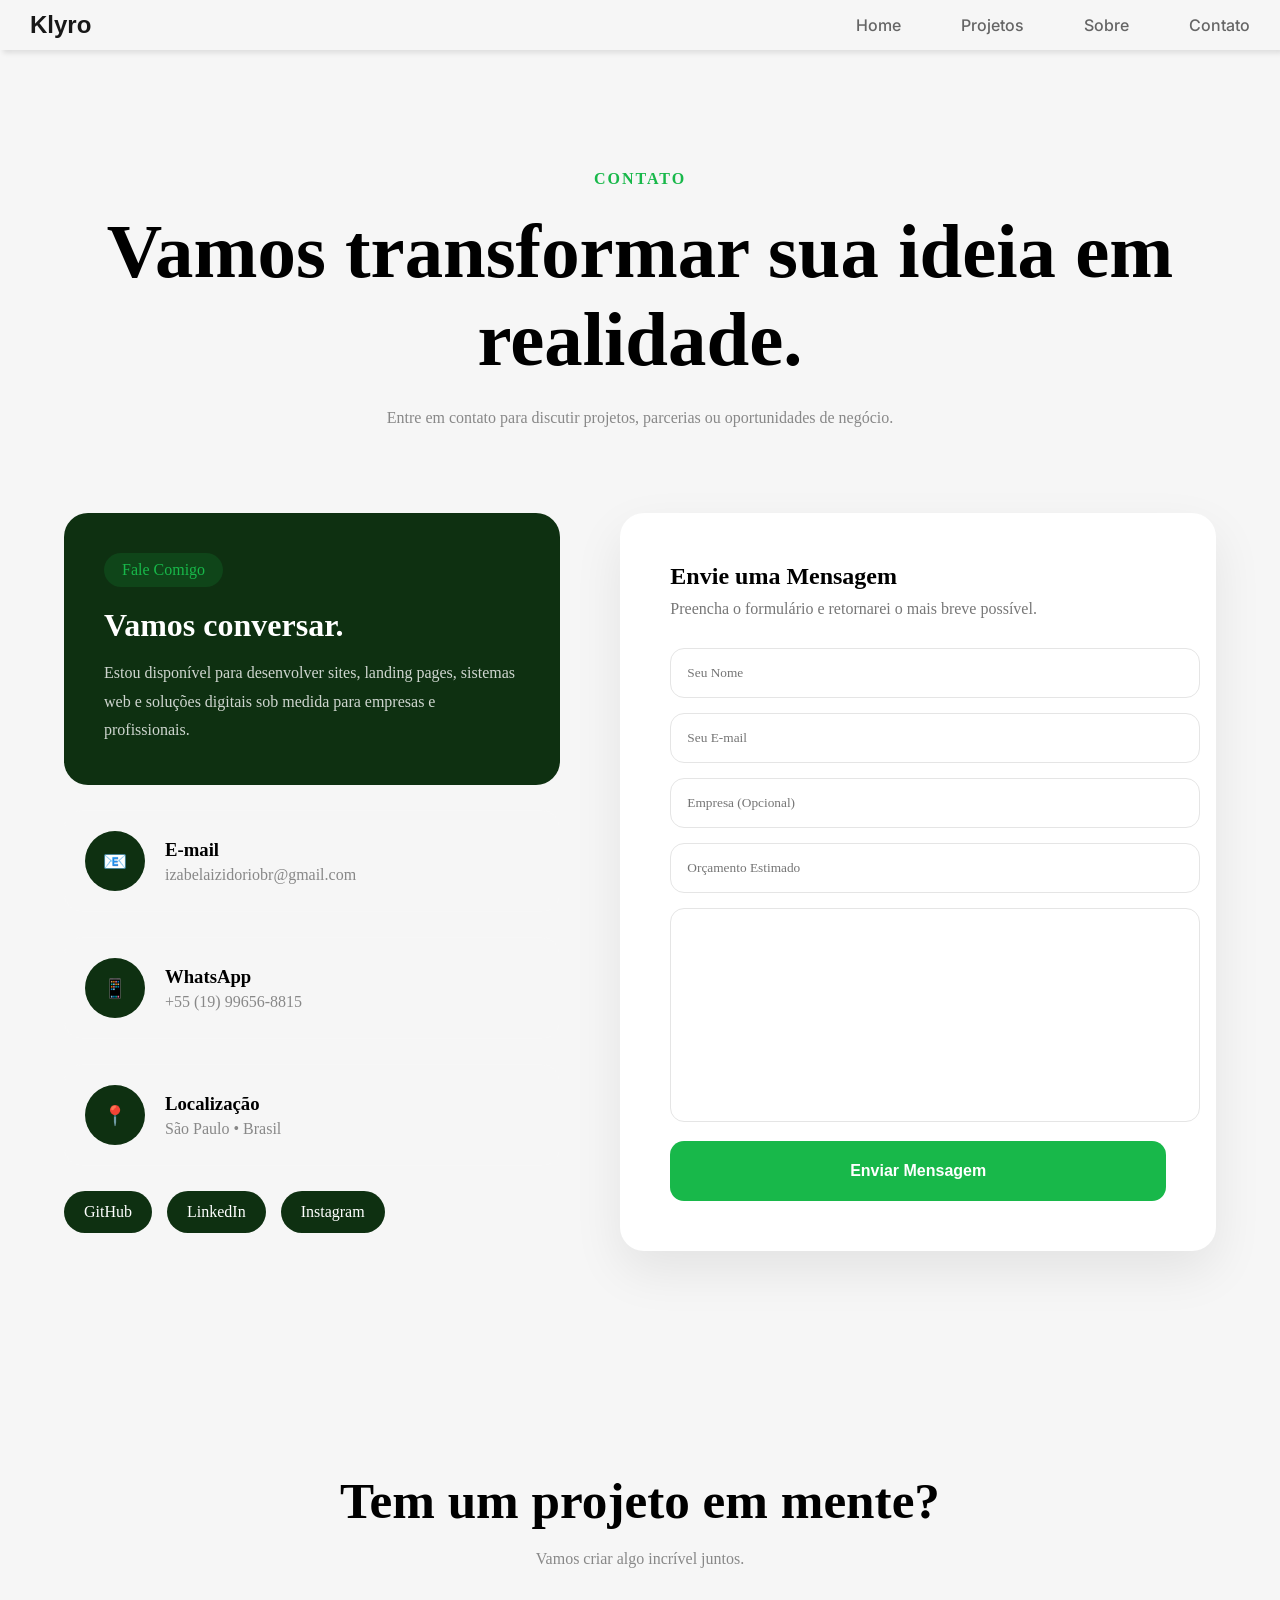
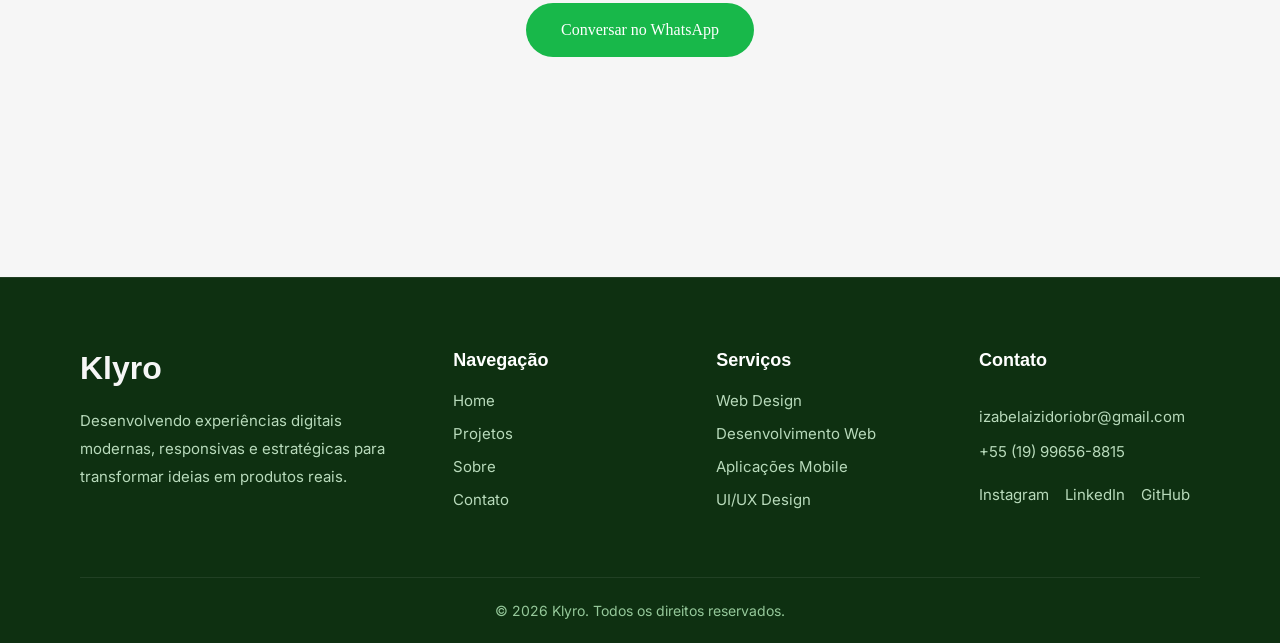
<file: pages/contact.html>
<!DOCTYPE html>
<html lang="PT-BR">

<head>
    <meta charset="UTF-8">
    <meta name="viewport" content="width=device-width, initial-scale=1.0">
    <link rel="preconnect" href="https://fonts.googleapis.com">
    <link rel="preconnect" href="https://fonts.gstatic.com" crossorigin>
    <link rel="shortcut icon" href="./imagens/global/icone_geral.svg" type="image/x-icon">
    <link
        href="https://fonts.googleapis.com/css2?family=Inter:ital,opsz,wght@0,14..32,100..900;1,14..32,100..900&amily=Outfit:wght@100..900&display=swap"
        rel="stylesheet">
    <link rel="stylesheet" href="/style.css">
    <title>Klyro - Contato</title>
</head>

<body>
    <!--NAVBAR-->
    <nav>
        <!-- SIDEBAR -->
        <ul class="sidebar">
            <li onclick="hideSidebar()"><a href="#">✖</a></li>
            <li class="logo"><a href="#">Klyro</a></li>
            <li><a href="/index.html">Home</a></li>
            <li><a href="/pages/projects.html">Projetos</a></li>
            <li><a href="/pages/about.html">Sobre</a></li>
            <li><a href="/pages/contact.html">Contato</a></li>
        </ul>

        <!-- NAV NORMAL -->
        <ul>
            <li class="logo"><a href="#">Klyro</a></li>
            <li class="hideOnMobile"><a href="/index.html">Home</a></li>
            <li class="hideOnMobile"><a href="/pages/projects.html">Projetos</a></li>
            <li class="hideOnMobile"><a href="/pages/about.html">Sobre</a></li>
            <li class="hideOnMobile"><a href="/pages/contact.html">Contato</a></li>
            <li class="menu-button" onclick="showSidebar()">
                <a href="#" class="menuburger">☰</a>
            </li>
        </ul>
    </nav>

    <!-- HERO -->

    <section class="contact-hero-pg">

        <span>CONTATO</span>

        <h1>Vamos transformar sua ideia em realidade.</h1>

        <p>
            Entre em contato para discutir projetos,
            parcerias ou oportunidades de negócio.
        </p>

    </section>

    <!-- CONTATO -->

    <section class="contact-pg">

        <!-- INFORMAÇÕES -->

        <div class="contact-info-pg">

            <div class="contact-card-pg">

                <span class="contact-badge-pg">
                    Fale Comigo
                </span>

                <h2>Vamos conversar.</h2>

                <p>
                    Estou disponível para desenvolver sites,
                    landing pages, sistemas web e soluções digitais
                    sob medida para empresas e profissionais.
                </p>

            </div>

            <div class="contact-item-pg">

                <div class="contact-icon-pg">
                    📧
                </div>

                <div>

                    <h3>E-mail</h3>

                    <p>
                        izabelaizidoriobr@gmail.com
                    </p>

                </div>

            </div>

            <div class="contact-item-pg">

                <div class="contact-icon-pg">
                    📱
                </div>

                <div>

                    <h3>WhatsApp</h3>

                    <p>
                        +55 (19) 99656-8815
                    </p>

                </div>

            </div>

            <div class="contact-item-pg">

                <div class="contact-icon-pg">
                    📍
                </div>

                <div>

                    <h3>Localização</h3>

                    <p>
                        São Paulo • Brasil
                    </p>

                </div>

            </div>

            <div class="contact-socials-pg">

                <a href="https://github.com/izabelaizidoriobr" target="_blank">

                    GitHub

                </a>

                <a href="https://www.linkedin.com/in/izabela-izidorio/" target="_blank">

                    LinkedIn

                </a>

                <a href="https://www.instagram.com/izabela_works/" target="_blank">

                    Instagram

                </a>

            </div>

        </div>

        <!-- FORMULÁRIO -->

        <form class="contact-form-pg">

            <h2>Envie uma Mensagem</h2>

            <p>
                Preencha o formulário e retornarei o mais breve possível.
            </p>

            <input type="text" placeholder="Seu Nome" required>

            <input type="email" placeholder="Seu E-mail" required>

            <input type="text" placeholder="Empresa (Opcional)">

            <input type="text" placeholder="Orçamento Estimado">

            <textarea placeholder="Conte um pouco sobre seu projeto..." required>
        </textarea>

            <button type="submit">

                Enviar Mensagem

            </button>

        </form>

    </section>

    <!-- CTA FINAL -->

    <section class="contact-cta-pg">

        <h2>
            Tem um projeto em mente?
        </h2>

        <p>
            Vamos criar algo incrível juntos.
        </p>

        <a href="https://wa.me/5519996568815" target="_blank">

            Conversar no WhatsApp

        </a>

    </section>

    <!--FOOTER-->
    <footer class="footer">
        <div class="footer-container">

            <!-- LOGO + DESCRIÇÃO -->
            <div class="footer-brand">
                <h2>Klyro</h2>
                <p>
                    Desenvolvendo experiências digitais modernas,
                    responsivas e estratégicas para transformar ideias
                    em produtos reais.
                </p>
            </div>

            <!-- LINKS -->
            <div class="footer-links">
                <h3>Navegação</h3>

                <ul>
                    <li><a href="/index.html">Home</a></li>
                    <li><a href="/pages/projects.html">Projetos</a></li>
                    <li><a href="/pages/about.html">Sobre</a></li>
                    <li><a href="/pages/contact.html">Contato</a></li>
                </ul>
            </div>

            <!-- SERVIÇOS -->
            <div class="footer-links">
                <h3>Serviços</h3>

                <ul>
                    <li><a href="#">Web Design</a></li>
                    <li><a href="#">Desenvolvimento Web</a></li>
                    <li><a href="#">Aplicações Mobile</a></li>
                    <li><a href="#">UI/UX Design</a></li>
                </ul>
            </div>

            <!-- CONTATO -->
            <div class="footer-contact">
                <h3>Contato</h3>

                <a href="mailto:izabelaizidoriobr@gmail.com">
                    izabelaizidoriobr@gmail.com
                </a>

                <a href="https://wa.me/5519996568815">
                    +55 (19) 99656-8815
                </a>

                <div class="footer-socials">
                    <a href="https://www.instagram.com/izabela_works/">Instagram</a>
                    <a href="https://www.linkedin.com/in/izabela-izidorio/">LinkedIn</a>
                    <a href="https://github.com/izabelaizidoriobr">GitHub</a>
                </div>
            </div>

        </div>

        <!-- COPYRIGHT -->
        <div class="footer-bottom">
            <p>© 2026 Klyro. Todos os direitos reservados.</p>
        </div>
    </footer>

    <script>
        /* =========================
           SIDEBAR
        ========================= */
        function showSidebar() {
            document.querySelector('.sidebar').style.display = 'flex';
        }

        function hideSidebar() {
            document.querySelector('.sidebar').style.display = 'none';
        }

        document.addEventListener('click', function (event) {
            const sidebar = document.querySelector('.sidebar');
            const menuBtn = document.querySelector('.menu-button');

            if (!sidebar.contains(event.target) && !menuBtn.contains(event.target)) {
                sidebar.style.display = 'none';
            }
        });


        /* =========================
           REVEAL 3 LINHAS (CORRETO)
        ========================= */

        const lines = document.querySelectorAll(".line");

        const observer = new IntersectionObserver((entries) => {
            entries.forEach(entry => {
                if (entry.isIntersecting) {

                    lines.forEach((line, index) => {
                        setTimeout(() => {
                            line.classList.add("show");
                        }, index * 400); // tempo entre linhas
                    });

                }
            });
        }, { threshold: 0.6 });

        observer.observe(document.querySelector(".scroll-reveal"));
    </script>
</body>

</html>
</file>
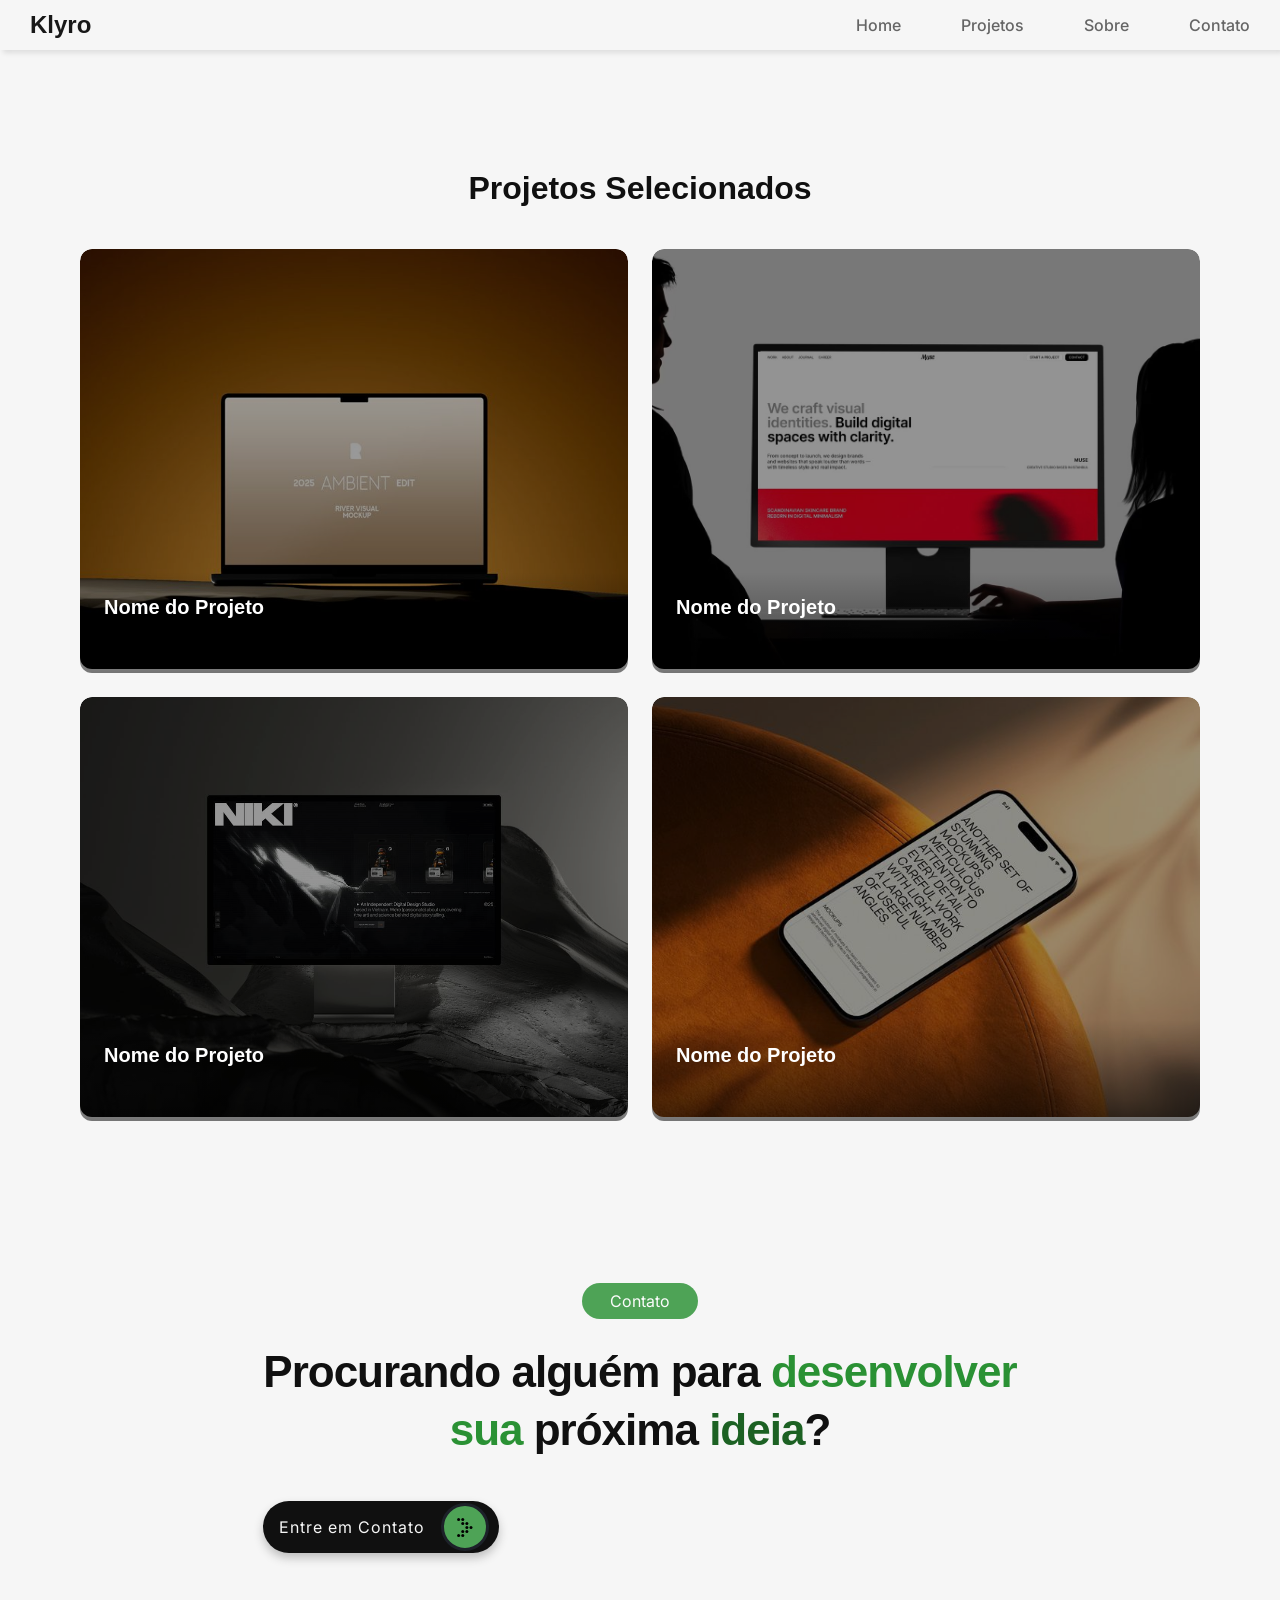
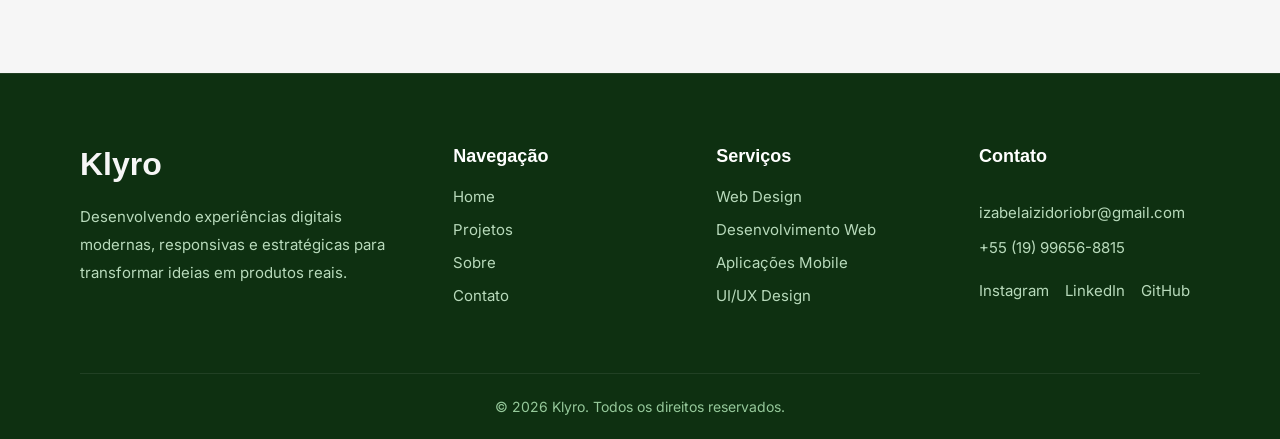
<file: pages/projects.html>
<!DOCTYPE html>
<html lang="PT-BR">

<head>
    <meta charset="UTF-8">
    <meta name="viewport" content="width=device-width, initial-scale=1.0">
    <link rel="preconnect" href="https://fonts.googleapis.com">
    <link rel="preconnect" href="https://fonts.gstatic.com" crossorigin>
    <link rel="shortcut icon" href="./imagens/global/icone_geral.svg" type="image/x-icon">
    <link
        href="https://fonts.googleapis.com/css2?family=Inter:ital,opsz,wght@0,14..32,100..900;1,14..32,100..900&amily=Outfit:wght@100..900&display=swap"
        rel="stylesheet">
    <link rel="stylesheet" href="/style.css">
    <title>Klyro - Projetos</title>
</head>

<body>
    <!--NAVBAR-->
    <nav>
        <!-- SIDEBAR -->
        <ul class="sidebar">
            <li onclick="hideSidebar()"><a href="#">✖</a></li>
            <li class="logo"><a href="#">Klyro</a></li>
            <li><a href="/index.html">Home</a></li>
            <li><a href="/pages/projects.html">Projetos</a></li>
            <li><a href="#">Sobre</a></li>
            <li><a href="#">Contato</a></li>
        </ul>

        <!-- NAV NORMAL -->
        <ul>
            <li class="logo"><a href="#">Klyro</a></li>
            <li class="hideOnMobile"><a href="/index.html">Home</a></li>
            <li class="hideOnMobile"><a href="/pages/projects.html">Projetos</a></li>
            <li class="hideOnMobile"><a href="#">Sobre</a></li>
            <li class="hideOnMobile"><a href="#">Contato</a></li>
            <li class="menu-button" onclick="showSidebar()">
                <a href="#" class="menuburger">☰</a>
            </li>
        </ul>
    </nav>

    <!--PEOJETOS SELECIONADOS-->
    <section class="projcts_section">
        <div class="projects_sc">
            <div class="projs_txt">
                <h1 class="cor-15">Projetos Selecionados</h1>
            </div>

            <div class="projects_cards">
                <div class="cards_projs_sc">
                    <a href="#">
                        <img src="/imagens/Base_Home_efects/txt01.jpg" alt="">
                        <div class="card_proj_cont">
                            <h2 class="cor-15">Nome do Projeto</h2>
                            <p class="cor-7">Lorem ipsum dolor sit amet consectetur adipiscing elit. Dolor sit amet
                                consectetur
                                adipiscing elit quisque faucibus</p>
                            <div class="Card_class"> <span class="cor-p7">Web Design</span>
                                <span class="cor-p7">Ecommerce</span>
                            </div>
                        </div>
                    </a>
                </div>

                <div class="cards_projs_sc">
                    <a href="#">
                        <img src="/imagens/Base_Home_efects/txt02.jpg" alt="">
                        <div class="card_proj_cont">
                            <h2 class="cor-15">Nome do Projeto</h2>
                            <p class="cor-7">Lorem ipsum dolor sit amet consectetur adipiscing elit. Dolor sit amet
                                consectetur
                                adipiscing elit quisque faucibus</p>
                            <div class="Card_class"> <span class="cor-p7">Web Design</span>
                                <span class="cor-p7">Ecommerce</span>
                            </div>
                        </div>
                    </a>
                </div>

                <div class="cards_projs_sc">
                    <a href="#">
                        <img src="/imagens/Base_Home_efects/txt03.jpg" alt="">
                        <div class="card_proj_cont">
                            <h2 class="cor-15">Nome do Projeto</h2>
                            <p class="cor-7">Lorem ipsum dolor sit amet consectetur adipiscing elit. Dolor sit amet
                                consectetur
                                adipiscing elit quisque faucibus</p>
                            <div class="Card_class"> <span class="cor-p7">Web Design</span>
                                <span class="cor-p7">Ecommerce</span>
                            </div>
                        </div>
                    </a>
                </div>

                <div class="cards_projs_sc">
                    <a href="#">
                        <img src="/imagens/Base_Home_efects//txt06.jpg" alt="">
                        <div class="card_proj_cont">
                            <h2 class="cor-15">Nome do Projeto</h2>
                            <p class="cor-7">Lorem ipsum dolor sit amet consectetur adipiscing elit. Dolor sit amet
                                consectetur
                                adipiscing elit quisque faucibus</p>
                            <div class="Card_class"> <span class="cor-p7">Web Design</span>
                                <span class="cor-p7">Ecommerce</span>
                            </div>
                        </div>
                    </a>

                </div>
            </div>
        </div>
    </section>

    <!--CONTATO-->
    <section class="contact">
        <div class="contact-section">
            <div class="contact-txt">
                <h3 class="cor-1">Contato</h3>
                <h1 class="cor-15">Procurando alguém para <span class="cor-p5">desenvolver <br>sua</span> próxima
                    <span class="cor-p7">ideia</span>?<br>
            </div>
            <div class="geral_btn">
                <a href="#" class="Btn-Container">
                    <span class="text">Entre em Contato</span>

                    <span class="icon-Container">
                        <svg width="16" height="19" viewBox="0 0 16 19" fill="none" xmlns="http://www.w3.org/2000/svg">

                            <circle cx="1.61321" cy="1.61321" r="1.5" fill="black"></circle>
                            <circle cx="5.73583" cy="1.61321" r="1.5" fill="black"></circle>
                            <circle cx="5.73583" cy="5.5566" r="1.5" fill="black"></circle>
                            <circle cx="9.85851" cy="5.5566" r="1.5" fill="black"></circle>
                            <circle cx="9.85851" cy="9.5" r="1.5" fill="black"></circle>
                            <circle cx="13.9811" cy="9.5" r="1.5" fill="black"></circle>
                            <circle cx="5.73583" cy="13.4434" r="1.5" fill="black"></circle>
                            <circle cx="9.85851" cy="13.4434" r="1.5" fill="black"></circle>
                            <circle cx="1.61321" cy="17.3868" r="1.5" fill="black"></circle>
                            <circle cx="5.73583" cy="17.3868" r="1.5" fill="black"></circle>

                        </svg>
                    </span>
                </a>
            </div>
        </div>
    </section>

    <!--FOOTER-->
    <footer class="footer">
        <div class="footer-container">

            <!-- LOGO + DESCRIÇÃO -->
            <div class="footer-brand">
                <h2>Klyro</h2>
                <p>
                    Desenvolvendo experiências digitais modernas,
                    responsivas e estratégicas para transformar ideias
                    em produtos reais.
                </p>
            </div>

            <!-- LINKS -->
            <div class="footer-links">
                <h3>Navegação</h3>

                <ul>
                    <li><a href="/index.html">Home</a></li>
                    <li><a href="/pages/projects.html">Projetos</a></li>
                    <li><a href="#">Sobre</a></li>
                    <li><a href="#">Contato</a></li>
                </ul>
            </div>

            <!-- SERVIÇOS -->
            <div class="footer-links">
                <h3>Serviços</h3>

                <ul>
                    <li><a href="#">Web Design</a></li>
                    <li><a href="#">Desenvolvimento Web</a></li>
                    <li><a href="#">Aplicações Mobile</a></li>
                    <li><a href="#">UI/UX Design</a></li>
                </ul>
            </div>

            <!-- CONTATO -->
            <div class="footer-contact">
                <h3>Contato</h3>

                <a href="mailto:izabelaizidoriobr@gmail.com">
                    izabelaizidoriobr@gmail.com
                </a>

                <a href="https://wa.me/5519996568815">
                    +55 (19) 99656-8815
                </a>

                <div class="footer-socials">
                    <a href="https://www.instagram.com/izabela_works/">Instagram</a>
                    <a href="https://www.linkedin.com/in/izabela-izidorio/">LinkedIn</a>
                    <a href="https://github.com/izabelaizidoriobr">GitHub</a>
                </div>
            </div>

        </div>

        <!-- COPYRIGHT -->
        <div class="footer-bottom">
            <p>© 2026 Klyro. Todos os direitos reservados.</p>
        </div>
    </footer>

    <script>
        /* =========================
           SIDEBAR
        ========================= */
        function showSidebar() {
            document.querySelector('.sidebar').style.display = 'flex';
        }

        function hideSidebar() {
            document.querySelector('.sidebar').style.display = 'none';
        }

        document.addEventListener('click', function (event) {
            const sidebar = document.querySelector('.sidebar');
            const menuBtn = document.querySelector('.menu-button');

            if (!sidebar.contains(event.target) && !menuBtn.contains(event.target)) {
                sidebar.style.display = 'none';
            }
        });


        /* =========================
           REVEAL 3 LINHAS (CORRETO)
        ========================= */

        const lines = document.querySelectorAll(".line");

        const observer = new IntersectionObserver((entries) => {
            entries.forEach(entry => {
                if (entry.isIntersecting) {

                    lines.forEach((line, index) => {
                        setTimeout(() => {
                            line.classList.add("show");
                        }, index * 400); // tempo entre linhas
                    });

                }
            });
        }, { threshold: 0.6 });

        observer.observe(document.querySelector(".scroll-reveal"));
    </script>

</body>

</html>
</file>
<file: style.css>
/* UTILIDADES */
@import "./css/utilidades/cores.css";

/* GLOBAL */
@import "./css/global/global.css";
@import "./css/global/navbar.css";
@import "./css/global/footer.css";

/* HOME */
@import "./css/home/home.css";

/* PAGES */
@import "/css/pages/about.css";
@import"/css/pages/contact.css";
</file>
